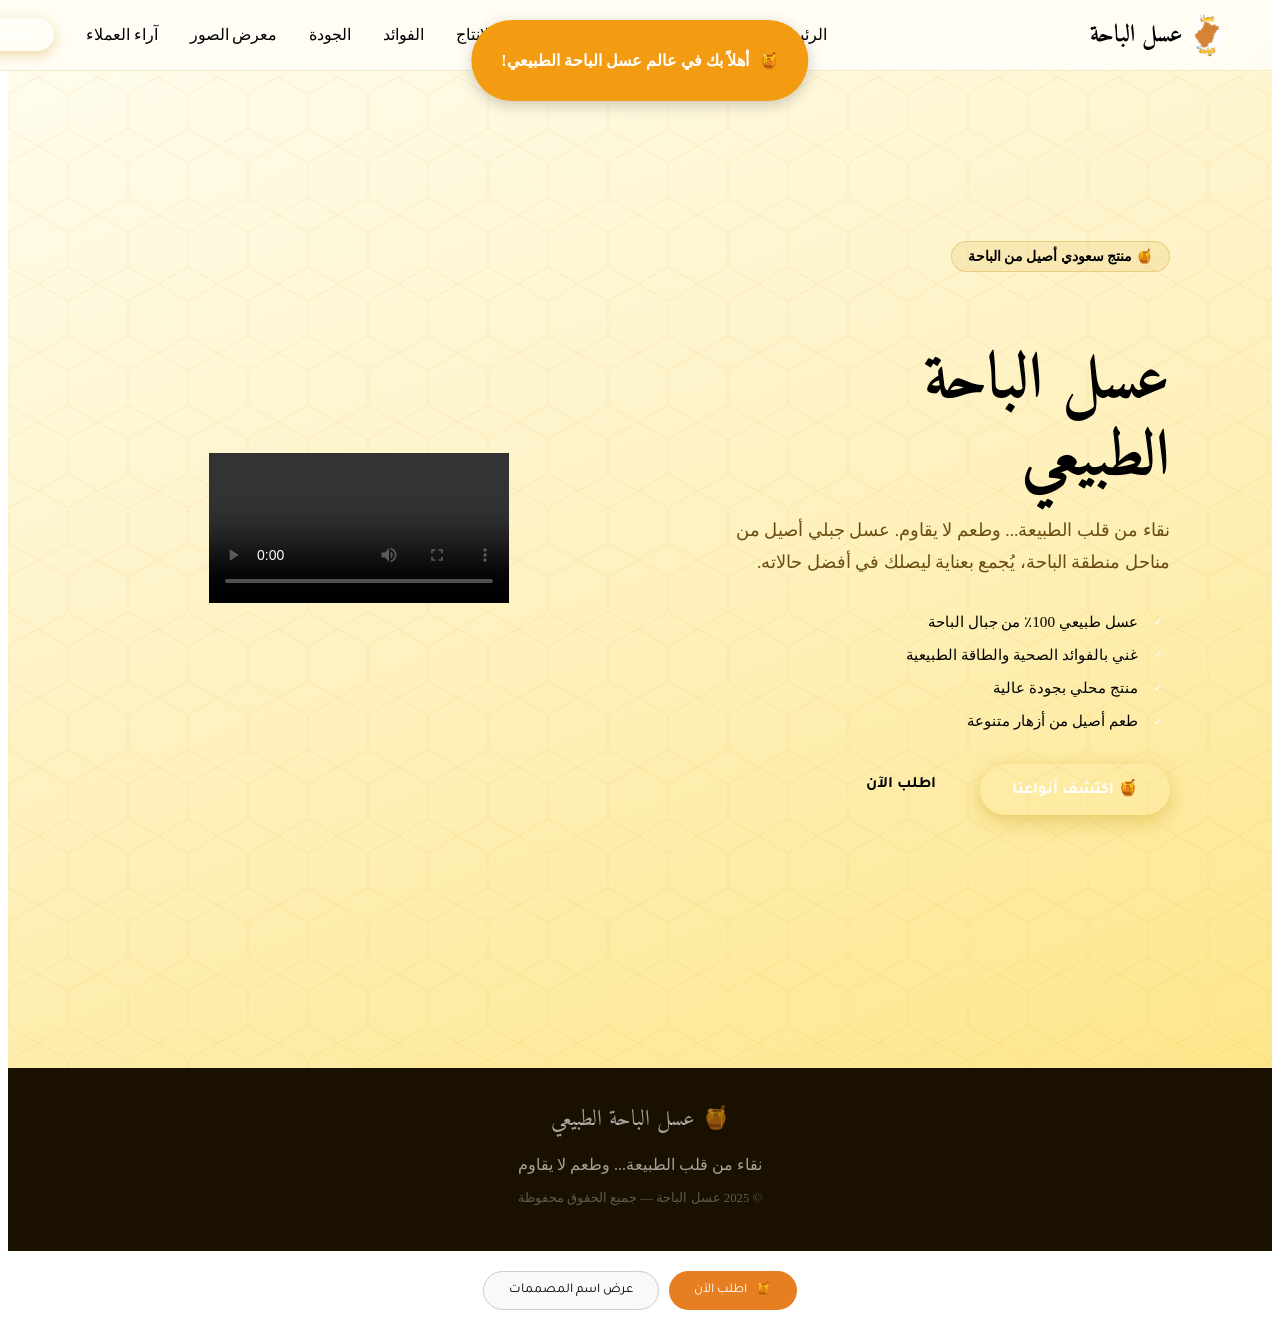
<file: index.html>
<!DOCTYPE html>
<html lang="ar" dir="rtl">
<head>
  <meta charset="UTF-8" />
  <meta name="viewport" content="width=device-width, initial-scale=1.0"/>
  <title>عسل الباحة الطبيعي</title>
  <link href="https://fonts.googleapis.com/css2?family=Tajawal:wght@300;400;500;700;800;900&family=Amiri:ital,wght@0,400;0,700;1,400&display=swap" rel="stylesheet"/>
  <link rel="stylesheet" href="baha honey style.css"/>
</head>
<body>

<nav id="mainNav">
  <a href="index.html" class="nav-logo">
    <img src="logo.PNG" alt="عسل الباحة"/>
    <span>عسل الباحة</span>
  </a>
  <ul class="nav-links" id="navLinks">
    <li><a href="index.html">الرئيسية</a></li>
    <li><a href="about.html">عن المنتج</a></li>
    <li><a href="type.html">أنواع العسل</a></li>
    <li><a href="how.html">عملية الإنتاج</a></li>
    <li><a href="benefits.html">الفوائد</a></li>
    <li><a href="quality.html">الجودة</a></li>
    <li><a href="gallery.html">معرض الصور</a></li>
    <li><a href="reviews.html">آراء العملاء</a></li>
    <li><a href="contact.html" class="nav-cta">تواصل معنا</a></li>
  </ul>
  <div class="hamburger" onclick="toggleNav()">
    <span></span><span></span><span></span>
  </div>
</nav>

<section id="hero">
  <div class="hero-hexbg"></div>
  <div class="hero-content">
    <div class="hero-text">
      <div class="hero-badge">🍯 منتج سعودي أصيل من الباحة</div>
      <h1 class="hero-title">عسل الباحة<br/><span>الطبيعي</span></h1>
      <p class="hero-sub">نقاء من قلب الطبيعة... وطعم لا يقاوم. عسل جبلي أصيل من مناحل منطقة الباحة، يُجمع بعناية ليصلك في أفضل حالاته.</p>
      <div class="hero-checks">
        <div class="hero-check"><div class="icon">✓</div><span>عسل طبيعي 100٪ من جبال الباحة</span></div>
        <div class="hero-check"><div class="icon">✓</div><span>غني بالفوائد الصحية والطاقة الطبيعية</span></div>
        <div class="hero-check"><div class="icon">✓</div><span>منتج محلي بجودة عالية</span></div>
        <div class="hero-check"><div class="icon">✓</div><span>طعم أصيل من أزهار متنوعة</span></div>
      </div>
      <div class="hero-btns">
        <a href="types.html" class="btn-primary">🍯 اكتشف أنواعنا</a>
        <a href="contact.html" class="btn-secondary">اطلب الآن</a>
      </div>
    </div>
    <div class="hero-img-wrap">
      <video src="IMG_3558.MP4" alt="عسل الباحة الطبيعي" controls></video>
    </div>
  </div>
</section>

<footer>
  <div class="f-logo">🍯 عسل الباحة الطبيعي</div>
  <p>نقاء من قلب الطبيعة... وطعم لا يقاوم</p>
  <p style="margin-top:.4rem;font-size:.8rem;opacity:.5">© 2025 عسل الباحة — جميع الحقوق محفوظة</p>
</footer>

<button id="scrollTop" onclick="window.scrollTo({top:0,behavior:'smooth'})">↑</button>
<!-- قسم الأزرار بتنسيق نظيف -->
<div style="display: flex; gap: 10px; justify-content: center; margin-top: 20px;">
    
    <!-- زر اطلب الآن المطور -->
    <button onclick="orderNow()" style="padding: 10px 25px; border-radius: 30px; border: none; background: #e67e22; color: white; font-family: 'Tajawal', sans-serif; cursor: pointer; display: flex; align-items: center; gap: 8px;">
        <span>🍯</span> اطلب الآن
    </button>

    <!-- زر اسم المصممة -->
    <button onclick="showDesigner()" style="padding: 10px 25px; border-radius: 30px; border: 1px solid #ccc; background: #f9f9f9; cursor: pointer; font-family: 'Tajawal', sans-serif;">
        عرض اسم المصممات
    </button>

</div>
<div id="customAlert" class="custom-alert">
  <div class="alert-content">
    <span class="alert-icon">🍯</span>
    <p>أهلاً بك في عالم عسل الباحة الطبيعي!</p>
  </div>
</div>

<style>
/* تنسيق الأنميشين لرسالة التنبيه */
.custom-alert {
  position: fixed;
  top: -100px; /* البداية من خارج الشاشة */
  left: 50%;
  transform: translateX(-50%);
  background: #f39c12;
  color: white;
  padding: 15px 30px;
  border-radius: 50px;
  box-shadow: 0 4px 15px rgba(0,0,0,0.2);
  z-index: 9999;
  transition: top 0.8s cubic-bezier(0.68, -0.55, 0.265, 1.55);
}
.custom-alert.show {
  top: 20px; /* تظهر للأسفل عند التفعيل */
}
.alert-content { display: flex; align-items: center; gap: 10px; font-weight: bold; }
</style>

<script src="baha honey jsver (1).js"></script>

</body>
</html>
</file>
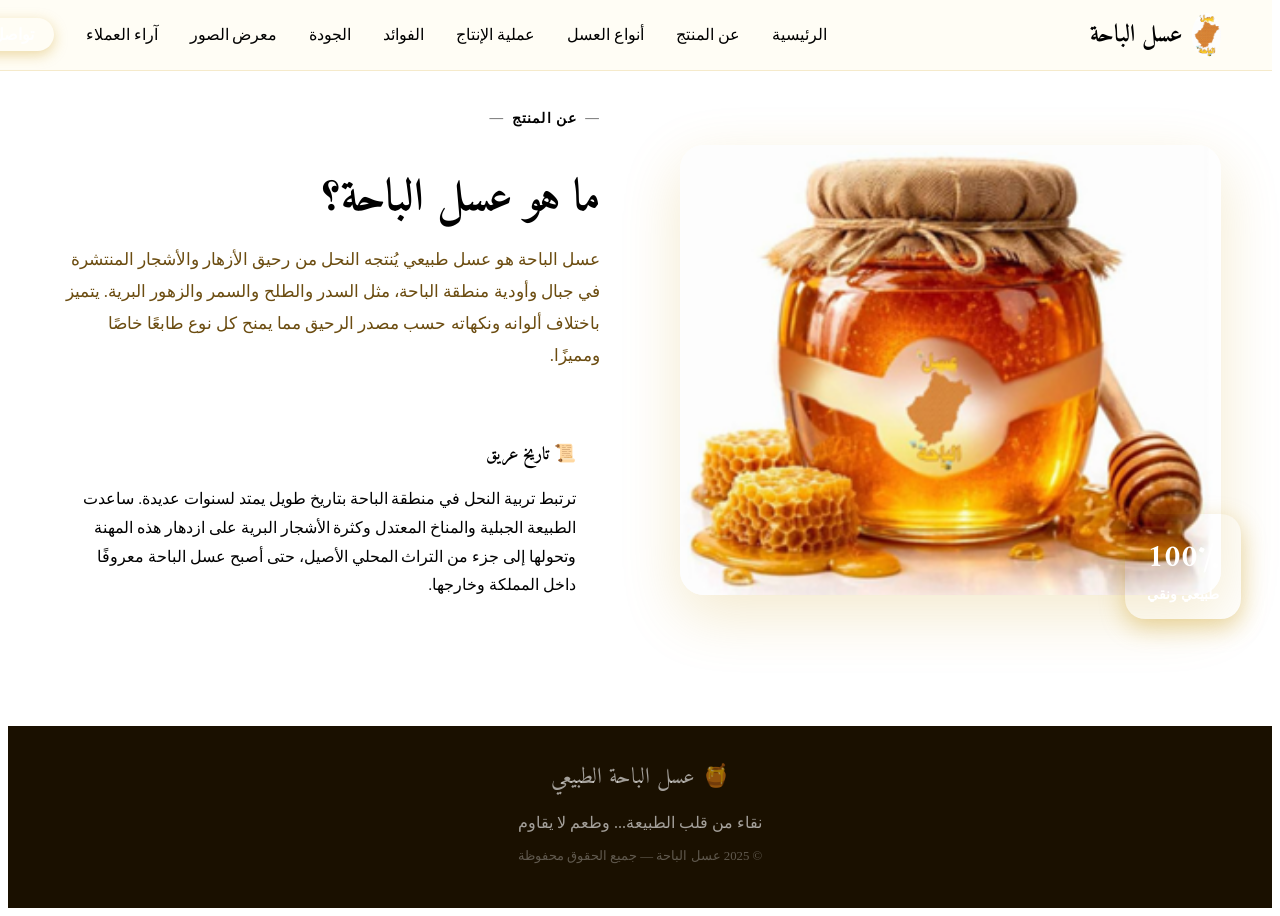
<file: about.html>
<!DOCTYPE html>
<html lang="ar" dir="rtl">
<head>
  <meta charset="UTF-8" />
  <meta name="viewport" content="width=device-width, initial-scale=1.0"/>
  <title>عن المنتج - عسل الباحة</title>
  <link href="https://fonts.googleapis.com/css2?family=Tajawal:wght@300;400;500;700;800;900&family=Amiri:ital,wght@0,400;0,700;1,400&display=swap" rel="stylesheet"/>
  <link rel="stylesheet" href="baha honey style.css"/>
</head>
<body>

<nav id="mainNav">
  <a href="index.html" class="nav-logo">
    <img src="logo.PNG" alt="عسل الباحة"/>
    <span>عسل الباحة</span>
  </a>
  <ul class="nav-links" id="navLinks">
    <li><a href="index.html">الرئيسية</a></li>
    <li><a href="about.html">عن المنتج</a></li>
    <li><a href="type.html">أنواع العسل</a></li>
    <li><a href="how.html">عملية الإنتاج</a></li>
    <li><a href="benefits.html">الفوائد</a></li>
    <li><a href="quality.html">الجودة</a></li>
    <li><a href="gallery.html">معرض الصور</a></li>
    <li><a href="reviews.html">آراء العملاء</a></li>
    <li><a href="contact.html" class="nav-cta">تواصل معنا</a></li>
  </ul>
  <div class="hamburger" onclick="toggleNav()">
    <span></span><span></span><span></span>
  </div>
</nav>

<section id="about" style="padding-top:100px">
  <div class="about-grid">
    <div class="about-img-wrap">
      <img class="about-img" src="product.png" alt="جرة عسل الباحة"/>
      <div class="about-badge-float">
        <span class="num">100٪</span>
        طبيعي ونقي
      </div>
    </div>
    <div>
      <div class="section-tag">عن المنتج</div>
      <h2 class="section-title">ما هو عسل الباحة؟</h2>
      <p class="section-desc">عسل الباحة هو عسل طبيعي يُنتجه النحل من رحيق الأزهار والأشجار المنتشرة في جبال وأودية منطقة الباحة، مثل السدر والطلح والسمر والزهور البرية. يتميز باختلاف ألوانه ونكهاته حسب مصدر الرحيق مما يمنح كل نوع طابعًا خاصًا ومميزًا.</p>
      <div class="history-card" style="margin-top:1.5rem">
        <h4 style="font-family:'Amiri',serif;font-size:1.1rem;color:var(--brown);margin-bottom:.5rem">📜 تاريخ عريق</h4>
        <p>ترتبط تربية النحل في منطقة الباحة بتاريخ طويل يمتد لسنوات عديدة. ساعدت الطبيعة الجبلية والمناخ المعتدل وكثرة الأشجار البرية على ازدهار هذه المهنة وتحولها إلى جزء من التراث المحلي الأصيل، حتى أصبح عسل الباحة معروفًا داخل المملكة وخارجها.</p>
      </div>
    </div>
  </div>
</section>

<footer>
  <div class="f-logo">🍯 عسل الباحة الطبيعي</div>
  <p>نقاء من قلب الطبيعة... وطعم لا يقاوم</p>
  <p style="margin-top:.4rem;font-size:.8rem;opacity:.5">© 2025 عسل الباحة — جميع الحقوق محفوظة</p>
</footer>

<button id="scrollTop" onclick="window.scrollTo({top:0,behavior:'smooth'})">↑</button>
<script src="baha honey jsver.js"></script>
</body>
</html>
</file>
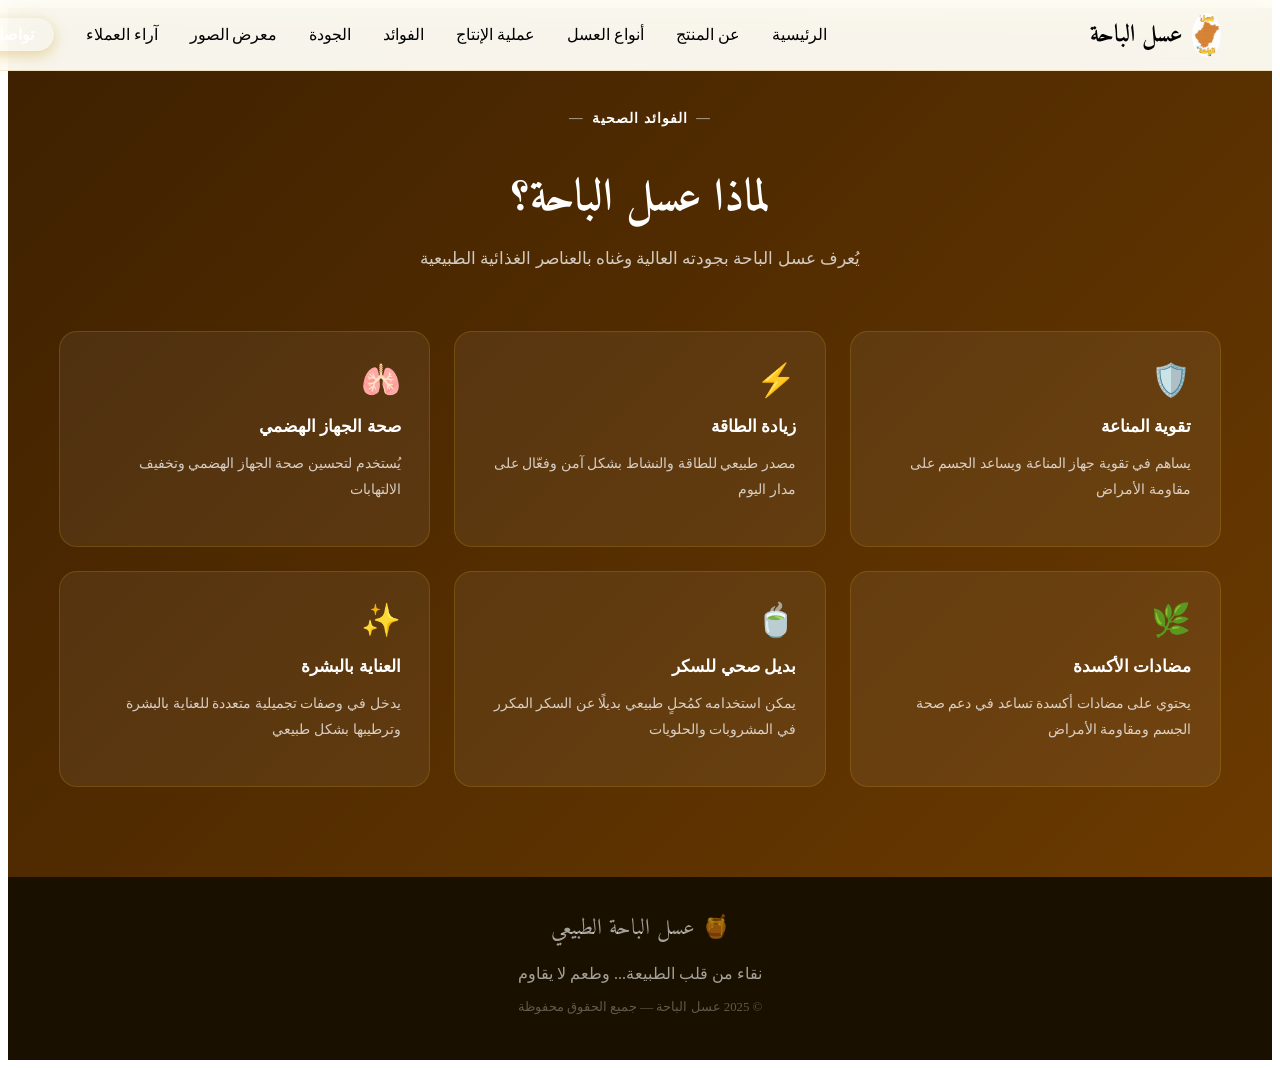
<file: benefits.html>
<!DOCTYPE html>
<html lang="ar" dir="rtl">
<head>
  <meta charset="UTF-8" />
  <meta name="viewport" content="width=device-width, initial-scale=1.0"/>
  <title>الفوائد - عسل الباحة</title>
  <link href="https://fonts.googleapis.com/css2?family=Tajawal:wght@300;400;500;700;800;900&family=Amiri:ital,wght@0,400;0,700;1,400&display=swap" rel="stylesheet"/>
  <link rel="stylesheet" href="baha honey style.css"/>
</head>
<body>

<nav id="mainNav">
  <a href="index.html" class="nav-logo">
    <img src="logo.PNG" alt="عسل الباحة"/>
    <span>عسل الباحة</span>
  </a>
  <ul class="nav-links" id="navLinks">
    <li><a href="index.html">الرئيسية</a></li>
    <li><a href="about.html">عن المنتج</a></li>
    <li><a href="type.html">أنواع العسل</a></li>
    <li><a href="how.html">عملية الإنتاج</a></li>
    <li><a href="benefits.html">الفوائد</a></li>
    <li><a href="quality.html">الجودة</a></li>
    <li><a href="gallery.html">معرض الصور</a></li>
    <li><a href="reviews.html">آراء العملاء</a></li>
    <li><a href="contact.html" class="nav-cta">تواصل معنا</a></li>
  </ul>
  <div class="hamburger" onclick="toggleNav()">
    <span></span><span></span><span></span>
  </div>
</nav>

<section id="benefits" style="padding-top:100px">
  <div class="benefits-container">
    <div class="benefits-header">
      <div class="section-tag" style="color:var(--gold-light)">الفوائد الصحية</div>
      <h2 class="section-title">لماذا عسل الباحة؟</h2>
      <p class="section-desc" style="color:rgba(255,255,255,.75)">يُعرف عسل الباحة بجودته العالية وغناه بالعناصر الغذائية الطبيعية</p>
    </div>
    <div class="benefits-grid">
      <div class="benefit-card"><span class="icon">🛡️</span><h3>تقوية المناعة</h3><p>يساهم في تقوية جهاز المناعة ويساعد الجسم على مقاومة الأمراض</p></div>
      <div class="benefit-card"><span class="icon">⚡</span><h3>زيادة الطاقة</h3><p>مصدر طبيعي للطاقة والنشاط بشكل آمن وفعّال على مدار اليوم</p></div>
      <div class="benefit-card"><span class="icon">🫁</span><h3>صحة الجهاز الهضمي</h3><p>يُستخدم لتحسين صحة الجهاز الهضمي وتخفيف الالتهابات</p></div>
      <div class="benefit-card"><span class="icon">🌿</span><h3>مضادات الأكسدة</h3><p>يحتوي على مضادات أكسدة تساعد في دعم صحة الجسم ومقاومة الأمراض</p></div>
      <div class="benefit-card"><span class="icon">🍵</span><h3>بديل صحي للسكر</h3><p>يمكن استخدامه كمُحلٍ طبيعي بديلًا عن السكر المكرر في المشروبات والحلويات</p></div>
      <div class="benefit-card"><span class="icon">✨</span><h3>العناية بالبشرة</h3><p>يدخل في وصفات تجميلية متعددة للعناية بالبشرة وترطيبها بشكل طبيعي</p></div>
    </div>
  </div>
</section>

<footer>
  <div class="f-logo">🍯 عسل الباحة الطبيعي</div>
  <p>نقاء من قلب الطبيعة... وطعم لا يقاوم</p>
  <p style="margin-top:.4rem;font-size:.8rem;opacity:.5">© 2025 عسل الباحة — جميع الحقوق محفوظة</p>
</footer>

<button id="scrollTop" onclick="window.scrollTo({top:0,behavior:'smooth'})">↑</button>
<script src="baha honey jsver.js"></script>
</body>
</html>
</file>
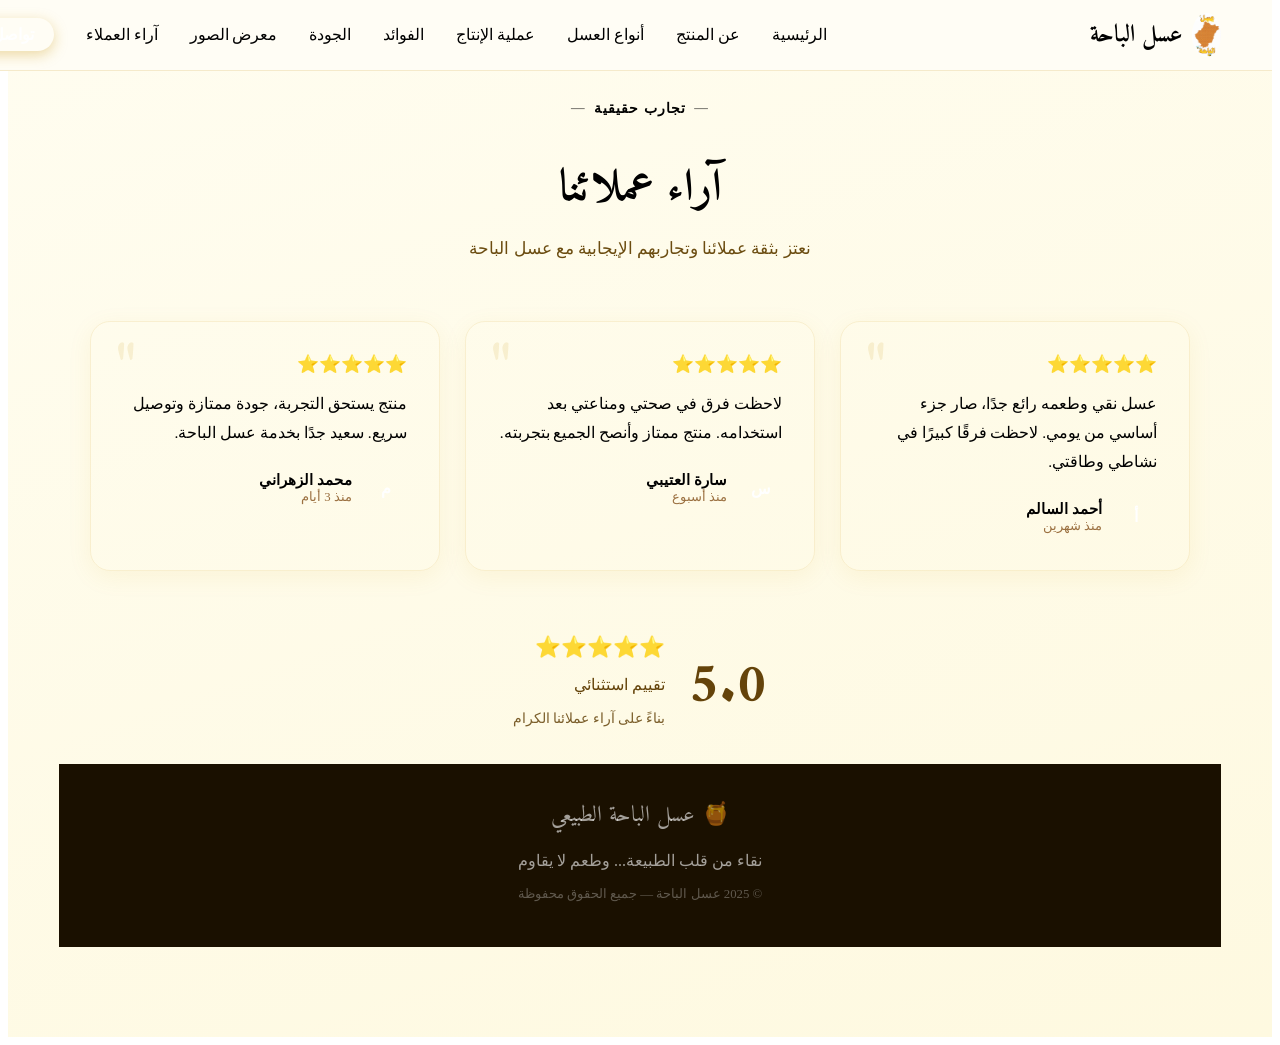
<file: reviews.html>
<!DOCTYPE html>
<html lang="ar" dir="rtl">
<head>
  <meta charset="UTF-8" />
  <meta name="viewport" content="width=device-width, initial-scale=1.0"/>
  <title>أنواع العسل - عسل الباحة</title>
  <link href="https://fonts.googleapis.com/css2?family=Tajawal:wght@300;400;500;700;800;900&family=Amiri:ital,wght@0,400;0,700;1,400&display=swap" rel="stylesheet"/>
  <link rel="stylesheet" href="baha honey style.css"/>
</head>
<body>
  <nav id="mainNav">
  <a href="index.html" class="nav-logo">
    <img src="logo.PNG" alt="عسل الباحة"/>
    <span>عسل الباحة</span>
  </a>
  <ul class="nav-links" id="navLinks">
    <li><a href="index.html">الرئيسية</a></li>
    <li><a href="about.html">عن المنتج</a></li>
    <li><a href="type.html">أنواع العسل</a></li>
    <li><a href="how.html">عملية الإنتاج</a></li>
    <li><a href="benefits.html">الفوائد</a></li>
    <li><a href="quality.html">الجودة</a></li>
    <li><a href="gallery.html">معرض الصور</a></li>
    <li><a href="reviews.html">آراء العملاء</a></li>
    <li><a href="contact.html" class="nav-cta">تواصل معنا</a></li>
  </ul>
  <div class="hamburger" onclick="toggleNav()">
    <span></span><span></span><span></span>
  </div>
</nav>
<section id="reviews">
  <div class="reviews-container">
    <div class="reviews-header">
      <div class="section-tag">تجارب حقيقية</div>
      <h2 class="section-title">آراء عملائنا</h2>
      <p class="section-desc">نعتز بثقة عملائنا وتجاربهم الإيجابية مع عسل الباحة</p>
    </div>
    <div class="reviews-grid">
      <div class="review-card">
        <div class="stars">⭐⭐⭐⭐⭐</div>
        <p>عسل نقي وطعمه رائع جدًا، صار جزء أساسي من يومي. لاحظت فرقًا كبيرًا في نشاطي وطاقتي.</p>
        <div class="reviewer"><div class="reviewer-avatar">أ</div><div><div class="reviewer-name">أحمد السالم</div><div class="reviewer-date">منذ شهرين</div></div></div>
      </div>
      <div class="review-card">
<div class="stars">⭐⭐⭐⭐⭐</div>
        <p>لاحظت فرق في صحتي ومناعتي بعد استخدامه. منتج ممتاز وأنصح الجميع بتجربته.</p>
        <div class="reviewer"><div class="reviewer-avatar">س</div><div><div class="reviewer-name">سارة العتيبي</div><div class="reviewer-date">منذ أسبوع</div></div></div>
      </div>
      <div class="review-card">
        <div class="stars">⭐⭐⭐⭐⭐</div>
        <p>منتج يستحق التجربة، جودة ممتازة وتوصيل سريع. سعيد جدًا بخدمة عسل الباحة.</p>
        <div class="reviewer"><div class="reviewer-avatar">م</div><div><div class="reviewer-name">محمد الزهراني</div><div class="reviewer-date">منذ 3 أيام</div></div></div>
      </div>
    </div>
    <div class="overall-rating">
      <div class="rating-num">5.0</div>
      <div class="rating-text">
        <div class="stars" style="font-size:1.3rem">⭐⭐⭐⭐⭐</div>
        <p style="color: rgb(100, 67, 10);">تقييم استثنائي</p>
        <p style="color: rgb(100, 67, 10)">بناءً على آراء عملائنا الكرام</p>
      </div>
    </div>
  </div>
  <footer>
  <div class="f-logo">🍯 عسل الباحة الطبيعي</div>
  <p>نقاء من قلب الطبيعة... وطعم لا يقاوم</p>
  <p style="margin-top:.4rem;font-size:.8rem;opacity:.5">© 2025 عسل الباحة — جميع الحقوق محفوظة</p>
</footer>

<button id="scrollTop" onclick="window.scrollTo({top:0,behavior:'smooth'})">↑</button>
<script src="baha honey jsver.js"></script>
</section></body>
</file>
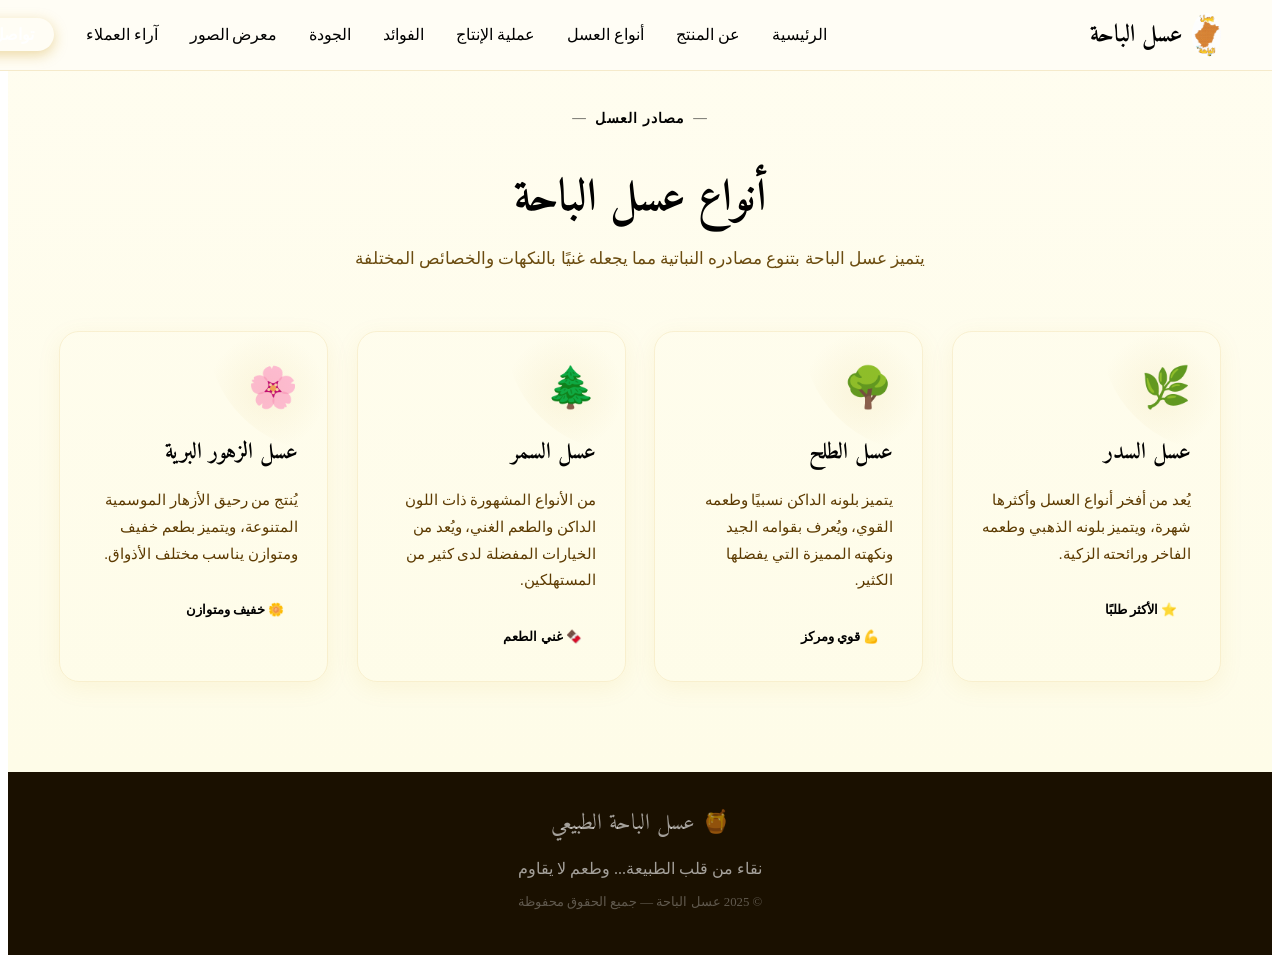
<file: type.html>
<!DOCTYPE html>
<html lang="ar" dir="rtl">
<head>
  <meta charset="UTF-8" />
  <meta name="viewport" content="width=device-width, initial-scale=1.0"/>
  <title>أنواع العسل - عسل الباحة</title>
  <link href="https://fonts.googleapis.com/css2?family=Tajawal:wght@300;400;500;700;800;900&family=Amiri:ital,wght@0,400;0,700;1,400&display=swap" rel="stylesheet"/>
  <link rel="stylesheet" href="baha honey style.css"/>
</head>
<body>

<nav id="mainNav">
  <a href="index.html" class="nav-logo">
    <img src="logo.PNG" alt="عسل الباحة"/>
    <span>عسل الباحة</span>
  </a>
  <ul class="nav-links" id="navLinks">
    <li><a href="index.html">الرئيسية</a></li>
    <li><a href="about.html">عن المنتج</a></li>
    <li><a href="type.html">أنواع العسل</a></li>
    <li><a href="how.html">عملية الإنتاج</a></li>
    <li><a href="benefits.html">الفوائد</a></li>
    <li><a href="quality.html">الجودة</a></li>
    <li><a href="gallery.html">معرض الصور</a></li>
    <li><a href="reviews.html">آراء العملاء</a></li>
    <li><a href="contact.html" class="nav-cta">تواصل معنا</a></li>
  </ul>
  <div class="hamburger" onclick="toggleNav()">
    <span></span><span></span><span></span>
  </div>
</nav>

<section id="types" style="padding-top:100px">
  <div class="types-container">
    <div class="types-header">
      <div class="section-tag">مصادر العسل</div>
      <h2 class="section-title">أنواع عسل الباحة</h2>
      <p class="section-desc">يتميز عسل الباحة بتنوع مصادره النباتية مما يجعله غنيًا بالنكهات والخصائص المختلفة</p>
    </div>
    <div class="types-grid">
      <div class="type-card"><span class="type-icon">🌿</span><h3>عسل السدر</h3><p>يُعد من أفخر أنواع العسل وأكثرها شهرة، ويتميز بلونه الذهبي وطعمه الفاخر ورائحته الزكية.</p><span class="type-badge">⭐ الأكثر طلبًا</span></div>
      <div class="type-card"><span class="type-icon">🌳</span><h3>عسل الطلح</h3><p>يتميز بلونه الداكن نسبيًا وطعمه القوي، ويُعرف بقوامه الجيد ونكهته المميزة التي يفضلها الكثير.</p><span class="type-badge">💪 قوي ومركز</span></div>
      <div class="type-card"><span class="type-icon">🌲</span><h3>عسل السمر</h3><p>من الأنواع المشهورة ذات اللون الداكن والطعم الغني، ويُعد من الخيارات المفضلة لدى كثير من المستهلكين.</p><span class="type-badge">🍫 غني الطعم</span></div>
      <div class="type-card"><span class="type-icon">🌸</span><h3>عسل الزهور البرية</h3><p>يُنتج من رحيق الأزهار الموسمية المتنوعة، ويتميز بطعم خفيف ومتوازن يناسب مختلف الأذواق.</p><span class="type-badge">🌼 خفيف ومتوازن</span></div>
    </div>
  </div>
</section>


<footer>
  <div class="f-logo">🍯 عسل الباحة الطبيعي</div>
  <p>نقاء من قلب الطبيعة... وطعم لا يقاوم</p>
  <p style="margin-top:.4rem;font-size:.8rem;opacity:.5">© 2025 عسل الباحة — جميع الحقوق محفوظة</p>
</footer>

<button id="scrollTop" onclick="window.scrollTo({top:0,behavior:'smooth'})">↑</button>
<script src="baha honey jsver.js"></script>
</body>
</html>
</file>
<file: baha honey style.css>
/* NAV */
nav {
  position: fixed; top:0; width:100%; z-index:1000;
  background: rgba(255,253,245,0.96); backdrop-filter: blur(12px);
  border-bottom: 1px solid rgba(200,150,12,0.18);
  display:flex; align-items:center; justify-content:space-between;
  padding: 0 4vw; height: 70px;
  box-shadow: 0 2px 24px var(--shadow);
}
.nav-logo { display:flex; align-items:center; gap:10px; font-family:'Amiri',serif; font-size:1.5rem; font-weight:700; color:var(--gold-dark); text-decoration:none; }
.nav-logo img { height:44px; border-radius:50%; object-fit:cover; }
.nav-links { display:flex; gap:2rem; list-style:none; }
.nav-links a { text-decoration:none; color:var(--text); font-size:0.97rem; font-weight:500; transition:color .2s; position:relative; }
.nav-links a::after { content:''; position:absolute; bottom:-4px; right:0; width:0; height:2px; background:var(--gold); transition:width .3s; }
.nav-links a:hover { color:var(--gold); }
.nav-links a:hover::after { width:100%; }
.nav-cta { background:linear-gradient(135deg,var(--gold),var(--gold-dark)); color:#fff !important; padding:8px 20px; border-radius:30px; font-weight:700 !important; box-shadow:0 4px 14px rgba(200,150,12,.35); transition:transform .2s, box-shadow .2s !important; }
.nav-cta:hover { transform:translateY(-2px); box-shadow:0 7px 20px rgba(200,150,12,.45) !important; }
.nav-cta::after { display:none !important; }
.hamburger { display:none; flex-direction:column; gap:5px; cursor:pointer; }
.hamburger span { width:26px; height:2px; background:var(--gold-dark); border-radius:2px; }

/* HERO */
#hero { min-height:100vh; background:linear-gradient(160deg,#fffdf0 0%,#fef3c7 45%,#fde68a 100%); display:flex; align-items:center; justify-content:center; position:relative; overflow:hidden; padding-top:70px; }
.hero-hexbg { position:absolute; inset:0; opacity:.07; background-image:url("data:image/svg+xml,%3Csvg xmlns='http://www.w3.org/2000/svg' width='60' height='69'%3E%3Cpolygon points='30,0 60,17 60,52 30,69 0,52 0,17' fill='none' stroke='%23C8960C' stroke-width='1.5'/%3E%3C/svg%3E"); background-size:60px 69px; }
.hero-content { display:grid; grid-template-columns:1fr 1fr; gap:4rem; max-width:1200px; width:100%; padding:0 4vw; align-items:center; position:relative; z-index:2; }
.hero-text { animation:fadeInRight .9s ease both; }
.hero-badge { display:inline-flex; align-items:center; gap:8px; background:rgba(200,150,12,.12); border:1px solid rgba(200,150,12,.3); padding:6px 16px; border-radius:30px; font-size:.85rem; color:var(--gold-dark); font-weight:600; margin-bottom:1.2rem; }
.hero-title { font-family:'Amiri',serif; font-size:clamp(2.5rem,5vw,4rem); font-weight:700; line-height:1.2; color:var(--brown); margin-bottom:.8rem; }
.hero-title span { color:var(--gold); }
.hero-sub { font-size:1.1rem; color:#6B4C10; line-height:1.8; margin-bottom:2rem; max-width:480px; }
.hero-checks { display:flex; flex-direction:column; gap:.7rem; margin-bottom:2rem; }
.hero-check { display:flex; align-items:center; gap:10px; font-size:.95rem; color:var(--text); }
.hero-check .icon { width:22px; height:22px; border-radius:50%; background:var(--gold); display:flex; align-items:center; justify-content:center; color:#fff; font-size:.7rem; flex-shrink:0; }
.hero-btns { display:flex; gap:1rem; flex-wrap:wrap; }
.btn-primary { background:linear-gradient(135deg,var(--gold),var(--gold-dark)); color:#fff; padding:14px 32px; border-radius:40px; font-family:'Tajawal',sans-serif; font-size:1rem; font-weight:700; border:none; cursor:pointer; box-shadow:0 6px 20px rgba(200,150,12,.4); transition:transform .2s, box-shadow .2s; text-decoration:none; display:inline-block; }
.btn-primary:hover { transform:translateY(-3px); box-shadow:0 10px 28px rgba(200,150,12,.5); }
.btn-secondary { background:transparent; color:var(--gold-dark); border:2px solid var(--gold); padding:12px 28px; border-radius:40px; font-family:'Tajawal',sans-serif; font-size:1rem; font-weight:700; cursor:pointer; transition:.2s; text-decoration:none; display:inline-block; }
.btn-secondary:hover { background:var(--gold-pale); }
.hero-img-wrap { display:flex; justify-content:center; align-items:center; animation:floatUp 1s ease both; }
.hero-img-wrap img { width:100%; max-width:420px; filter:drop-shadow(0 30px 60px rgba(200,150,12,.35)); animation:float 4s ease-in-out infinite; border-radius:20px; }
@keyframes float { 0%,100%{transform:translateY(0)} 50%{transform:translateY(-16px)} }
@keyframes floatUp { from{opacity:0;transform:translateY(40px)} to{opacity:1;transform:translateY(0)} }
@keyframes fadeInRight { from{opacity:0;transform:translateX(40px)} to{opacity:1;transform:translateX(0)} }

/* اقسام */
section { padding:90px 4vw; }
.section-tag { display:inline-flex; align-items:center; gap:8px; color:var(--gold); font-size:.85rem; font-weight:700; text-transform:uppercase; letter-spacing:.08em; margin-bottom:.6rem; }
.section-tag::before,.section-tag::after { content:'—'; opacity:.5; }
.section-title { font-family:'Amiri',serif; font-size:clamp(1.8rem,3.5vw,2.8rem); font-weight:700; color:var(--brown); line-height:1.2; margin-bottom:1rem; }
.section-desc { font-size:1.05rem; color:#6B4C10; line-height:1.9; max-width:640px; }

/* عن المشوع */
#about { background:var(--white); }
.about-grid { display:grid; grid-template-columns:1fr 1fr; gap:5rem; max-width:1200px; margin:0 auto; align-items:center; }
.about-img-wrap { position:relative; }
.about-img { width:100%; border-radius:24px; box-shadow:0 20px 60px rgba(200,150,12,.2); object-fit:cover; max-height:450px; }
.about-badge-float { position:absolute; bottom:-20px; right:-20px; background:linear-gradient(135deg,var(--gold),var(--gold-dark)); color:#fff; border-radius:20px; padding:16px 22px; text-align:center; font-size:.85rem; font-weight:700; box-shadow:0 8px 24px rgba(200,150,12,.4); }
.about-badge-float .num { font-size:2rem; font-family:'Amiri',serif; display:block; }
.history-card { background:var(--gold-pale); border-radius:16px; border-right:4px solid var(--gold); padding:20px 24px; margin-top:1.5rem; }
.history-card p { font-size:.97rem; line-height:1.85; color:var(--text); }

/* انواع العسل  */
#types { background:linear-gradient(180deg,#fffdf0 0%,#fefce8 100%); }
.types-container { max-width:1200px; margin:0 auto; }
.types-header,.how-header,.gallery-header,.reviews-header { text-align:center; margin-bottom:3.5rem; }
.types-header .section-desc,.how-header .section-desc,.gallery-header .section-desc,.reviews-header .section-desc,.benefits-header .section-desc { margin:0 auto; }
.types-grid { display:grid; grid-template-columns:repeat(auto-fit,minmax(250px,1fr)); gap:1.8rem; }
.type-card { background:var(--white); border-radius:20px; padding:2rem 1.8rem; border:1px solid rgba(200,150,12,.12); box-shadow:0 6px 24px rgba(200,150,12,.08); transition:transform .3s, box-shadow .3s; position:relative; overflow:hidden; }
.type-card::before { content:''; position:absolute; top:0; right:0; width:120px; height:120px; background:radial-gradient(circle,rgba(200,150,12,.08),transparent 70%); border-radius:0 20px 0 100%; }
.type-card:hover { transform:translateY(-8px); box-shadow:0 16px 40px rgba(200,150,12,.18); }
.type-icon { font-size:2.5rem; margin-bottom:1rem; display:block; }
.type-card h3 { font-family:'Amiri',serif; font-size:1.4rem; color:var(--brown); margin-bottom:.6rem; }
.type-card p { font-size:.93rem; line-height:1.8; color:#5C3A00; }
.type-badge { display:inline-block; margin-top:1rem; background:var(--gold-pale); color:var(--gold-dark); padding:4px 14px; border-radius:20px; font-size:.8rem; font-weight:700; }

/* HOW */
#how { background:var(--white); }
.how-container { max-width:1100px; margin:0 auto; }
.how-steps { display:grid; grid-template-columns:repeat(auto-fit,minmax(200px,1fr)); gap:2rem; }
.how-step { text-align:center; padding:2rem 1.5rem; background:linear-gradient(160deg,#fffdf0,#fef9e0); border-radius:20px; border:1px solid rgba(200,150,12,.1); transition:transform .3s; }
.how-step:hover { transform:translateY(-6px); }
.how-step-num { width:52px; height:52px; border-radius:50%; background:linear-gradient(135deg,var(--gold),var(--gold-dark)); color:#fff; font-family:'Amiri',serif; font-size:1.5rem; font-weight:700; display:flex; align-items:center; justify-content:center; margin:0 auto 1rem; box-shadow:0 4px 14px rgba(200,150,12,.35); }
.how-step h3 { font-size:1rem; font-weight:700; color:var(--brown); margin-bottom:.5rem; }
.how-step p { font-size:.88rem; line-height:1.8; color:#6B4C10; }

/* الفوائد */
#benefits { background:linear-gradient(135deg,#3D2000 0%,#6B3A00 100%); color:#fff; }
.benefits-container { max-width:1200px; margin:0 auto; }
.benefits-header { text-align:center; margin-bottom:3.5rem; }
.benefits-header .section-title { color:var(--gold-light); }
.benefits-grid { display:grid; grid-template-columns:repeat(auto-fit,minmax(280px,1fr)); gap:1.5rem; }
.benefit-card { background:rgba(255,255,255,.06); border:1px solid rgba(200,150,12,.25); border-radius:18px; padding:1.8rem; transition:transform .3s, background .3s; }
.benefit-card:hover { transform:translateY(-6px); background:rgba(255,255,255,.1); }
.benefit-card .icon { font-size:2rem; margin-bottom:.8rem; display:block; }
.benefit-card h3 { font-size:1.05rem; font-weight:700; color:var(--gold-light); margin-bottom:.5rem; }
.benefit-card p { font-size:.9rem; line-height:1.8; color:rgba(255,255,255,.75); }

/* الجودة */
#quality { background:var(--cream); }
.quality-container { max-width:1100px; margin:0 auto; display:grid; grid-template-columns:1fr 1fr; gap:4rem; align-items:start; }
.quality-items { display:flex; flex-direction:column; gap:1.2rem; margin-top:1.5rem; }
.quality-item { display:flex; gap:1rem; align-items:flex-start; background:var(--white); border-radius:14px; padding:1.2rem 1.5rem; border:1px solid rgba(200,150,12,.12); box-shadow:0 2px 12px rgba(200,150,12,.06); }
.quality-item .q-icon { width:44px; height:44px; border-radius:12px; flex-shrink:0; background:linear-gradient(135deg,var(--gold),var(--gold-dark)); display:flex; align-items:center; justify-content:center; font-size:1.2rem; color:#fff; }
.quality-item h4 { font-size:1rem; font-weight:700; color:var(--brown); margin-bottom:.3rem; }
.quality-item p { font-size:.9rem; line-height:1.7; color:#6B4C10; }
.certs-grid { display:grid; grid-template-columns:1fr 1fr; gap:1rem; margin-top:1rem; }
.cert-card { background:var(--white); border-radius:16px; padding:1.5rem; text-align:center; border:1px solid rgba(200,150,12,.15); box-shadow:0 4px 16px rgba(200,150,12,.08); }
.cert-card .cert-icon { font-size:2.2rem; margin-bottom:.7rem; display:block; }
.cert-card h4 { font-size:.95rem; font-weight:700; color:var(--brown); margin-bottom:.3rem; }
.cert-card p { font-size:.82rem; color:#6B4C10; line-height:1.6; }

/* الصور  */
#gallery { background:var(--white); }
.gallery-container { max-width:1200px; margin:0 auto; }
.gallery-grid { display:grid; grid-template-columns:repeat(3,1fr); gap:1.2rem; }
.gallery-item { border-radius:18px; overflow:hidden; position:relative; cursor:pointer; box-shadow:0 4px 20px rgba(200,150,12,.1); min-height:220px; }
.gallery-item img { width:100%; height:100%; object-fit:cover; transition:transform .4s; display:block; }
.gallery-item:hover img { transform:scale(1.06); }
.gallery-item .overlay { position:absolute; inset:0; background:linear-gradient(to top,rgba(90,40,0,.7) 0%,transparent 60%); opacity:0; transition:.3s; display:flex; align-items:flex-end; padding:1rem; }
.gallery-item:hover .overlay { opacity:1; }
.overlay span { color:#fff; font-weight:700; font-size:.95rem; }
.gallery-item.tall { grid-row:span 2; }
.gallery-placeholder { background:linear-gradient(135deg,var(--gold-pale),#fde68a); display:flex; flex-direction:column; align-items:center; justify-content:center; gap:.8rem; }
.gallery-placeholder .ph-icon { font-size:3rem; opacity:.5; }
.gallery-placeholder p { font-size:.85rem; color:var(--gold-dark); opacity:.7; font-weight:600; }

/* اراء العملاء  */
#reviews { background:linear-gradient(160deg,#fffdf0,#fef9e0); }
.reviews-container { max-width:1100px; margin:0 auto; }
.reviews-grid { display:grid; grid-template-columns:repeat(auto-fit,minmax(290px,1fr)); gap:1.6rem; }
.review-card { background:var(--white); border-radius:20px; padding:2rem; border:1px solid rgba(200,150,12,.12); box-shadow:0 6px 24px rgba(200,150,12,.08); position:relative; transition:transform .3s; }
.review-card:hover { transform:translateY(-6px); }
.review-card::before { content:'"'; position:absolute; top:1rem; left:1.5rem; font-family:'Amiri',serif; font-size:5rem; color:rgba(200,150,12,.12); line-height:1; }
.stars { color:var(--gold); font-size:1.1rem; margin-bottom:.8rem; }
.review-card p { font-size:.97rem; line-height:1.85; color:var(--text); margin-bottom:1.2rem; }
.reviewer { display:flex; align-items:center; gap:.8rem; }
.reviewer-avatar { width:42px; height:42px; border-radius:50%; background:linear-gradient(135deg,var(--gold),var(--gold-dark)); display:flex; align-items:center; justify-content:center; color:#fff; font-weight:700; font-size:1rem; flex-shrink:0; }
.reviewer-name { font-weight:700; font-size:.93rem; color:var(--brown); }
.reviewer-date { font-size:.8rem; color:#9B7040; }
.overall-rating { display:flex; align-items:center; justify-content:center; gap:1.5rem; background:linear-gradient(135deg,var(--gold),var(--gold-dark)); color:#fff; border-radius:20px; padding:1.5rem 2rem; margin-top:2.5rem; max-width:400px; margin-left:auto; margin-right:auto; }
.rating-num { font-family:'Amiri',serif; font-size:3.5rem; font-weight:700; }
.rating-text p:first-child { font-size:1.1rem; font-weight:700; }
.rating-text p:last-child { font-size:.85rem; opacity:.85; }

/* جهات التواصل  */
#contact { background:linear-gradient(135deg,#3D2000,#6B3A00); color:#fff; }
.contact-container { max-width:1100px; margin:0 auto; display:grid; grid-template-columns:1fr 1fr; gap:4rem; align-items:start; }
.contact-left .section-title { color:var(--gold-light); }
.contact-left .section-desc { color:rgba(255,255,255,.75); margin-bottom:2rem; }
.contact-info { display:flex; flex-direction:column; gap:1.2rem; }
.contact-item { display:flex; gap:1rem; align-items:center; }
.contact-item .c-icon { width:46px; height:46px; border-radius:12px; flex-shrink:0; background:rgba(255,255,255,.1); border:1px solid rgba(200,150,12,.3); display:flex; align-items:center; justify-content:center; font-size:1.3rem; }
.contact-item p { font-size:.97rem; color:rgba(255,255,255,.8); }
.contact-form { background:rgba(255,255,255,.06); border:1px solid rgba(200,150,12,.2); border-radius:20px; padding:2rem; }
.form-group { margin-bottom:1.2rem; }
.form-group label { display:block; font-size:.9rem; font-weight:600; color:rgba(255,255,255,.8); margin-bottom:.4rem; }
.form-group input,.form-group textarea { width:100%; background:rgba(255,255,255,.08); border:1px solid rgba(200,150,12,.25); border-radius:10px; padding:12px 14px; color:#fff; font-family:'Tajawal',sans-serif; font-size:.95rem; transition:.2s; outline:none; resize:vertical; }
.form-group input::placeholder,.form-group textarea::placeholder { color:rgba(255,255,255,.35); }
.form-group input:focus,.form-group textarea:focus { border-color:var(--gold-light); background:rgba(255,255,255,.12); }
.form-submit { width:100%; padding:14px; background:linear-gradient(135deg,var(--gold),var(--gold-dark)); color:#fff; border:none; border-radius:12px; font-family:'Tajawal',sans-serif; font-size:1rem; font-weight:700; cursor:pointer; transition:.2s; box-shadow:0 4px 16px rgba(200,150,12,.4); }
.form-submit:hover { transform:translateY(-2px); box-shadow:0 8px 24px rgba(200,150,12,.55); }

/* FOOTER */
footer { background:#1A1000; color:rgba(255,255,255,.6); padding:2rem 4vw; text-align:center; }
footer .f-logo { font-family:'Amiri',serif; font-size:1.4rem; color:var(--gold-light); margin-bottom:.4rem; }

/* SCROLL TOP */
#scrollTop { position:fixed; bottom:2rem; left:2rem; z-index:999; width:46px; height:46px; border-radius:50%; background:linear-gradient(135deg,var(--gold),var(--gold-dark)); color:#fff; border:none; cursor:pointer; font-size:1.2rem; box-shadow:0 4px 16px rgba(200,150,12,.4); display:none; align-items:center; justify-content:center; transition:.2s; }
#scrollTop:hover { transform:scale(1.1); }

/* RESPONSIVE */
@media(max-width:900px) {
  .hero-content { grid-template-columns:1fr; text-align:center; }
  .hero-img-wrap { order:-1; }
  .hero-img-wrap img { max-width:300px; }
  .hero-checks { align-items:center; }
  .about-grid,.quality-container,.contact-container { grid-template-columns:1fr; }
  .gallery-grid { grid-template-columns:repeat(2,1fr); }
  .gallery-item.tall { grid-row:span 1; }
}
@media(max-width:600px) {
  .nav-links { display:none; }
  .hamburger { display:flex; }
  .gallery-grid { grid-template-columns:1fr; }
  .certs-grid { grid-template-columns:1fr; }
}
.nav-links.open { display:flex; flex-direction:column; position:absolute; top:70px; right:0; left:0; background:rgba(255,253,245,.98); padding:1rem 4vw; gap:1rem; border-bottom:1px solid rgba(200,150,12,.15); }
.hamburger { display:none; flex-direction:column; gap:5px; cursor:pointer; padding:6px; }
.hamburger span { width:26px; height:2px; background:var(--gold-dark); border-radius:2px; display:block; transition:.3s; }
@media(max-width:768px) {
  .hamburger { display:flex; }
  .nav-links { display:none !important; }
  .nav-links.open { display:flex !important;  }
}
/* POPUP */
#welcomeOverlay {
  position:fixed;
  inset:0;
  background:rgba(0,0,0,.5);
  display:flex;
  align-items:center;
  justify-content:center;
  z-index:9999;
  animation:fadeIn .4s ease;
}

#welcomeBox, #designerBox {
  background:#fffdf0;
  padding:2rem;
  border-radius:20px;
  text-align:center;
  max-width:300px;
  animation:popUp .4s ease;
  box-shadow:0 10px 40px rgba(0,0,0,.2);
}

#welcomeBox h3, #designerBox h3 {
  font-family:'Amiri',serif;
  color:var(--gold-dark);
}

#welcomeBox button, #designerBox button {
  margin-top:1rem;
  background:linear-gradient(135deg,var(--gold),var(--gold-dark));
  color:#fff;
  border:none;
  padding:10px 20px;
  border-radius:20px;
  cursor:pointer;
}

@keyframes popUp {
  from {transform:scale(.7); opacity:0;}
  to {transform:scale(1); opacity:1;}
}

@keyframes fadeIn {
  from {opacity:0;}
  to {opacity:1;}
}
.how-step-num { color: #7c500a; font-weight: bold;}
.rating-num {color: rgb(100, 67, 10);}
</file>
